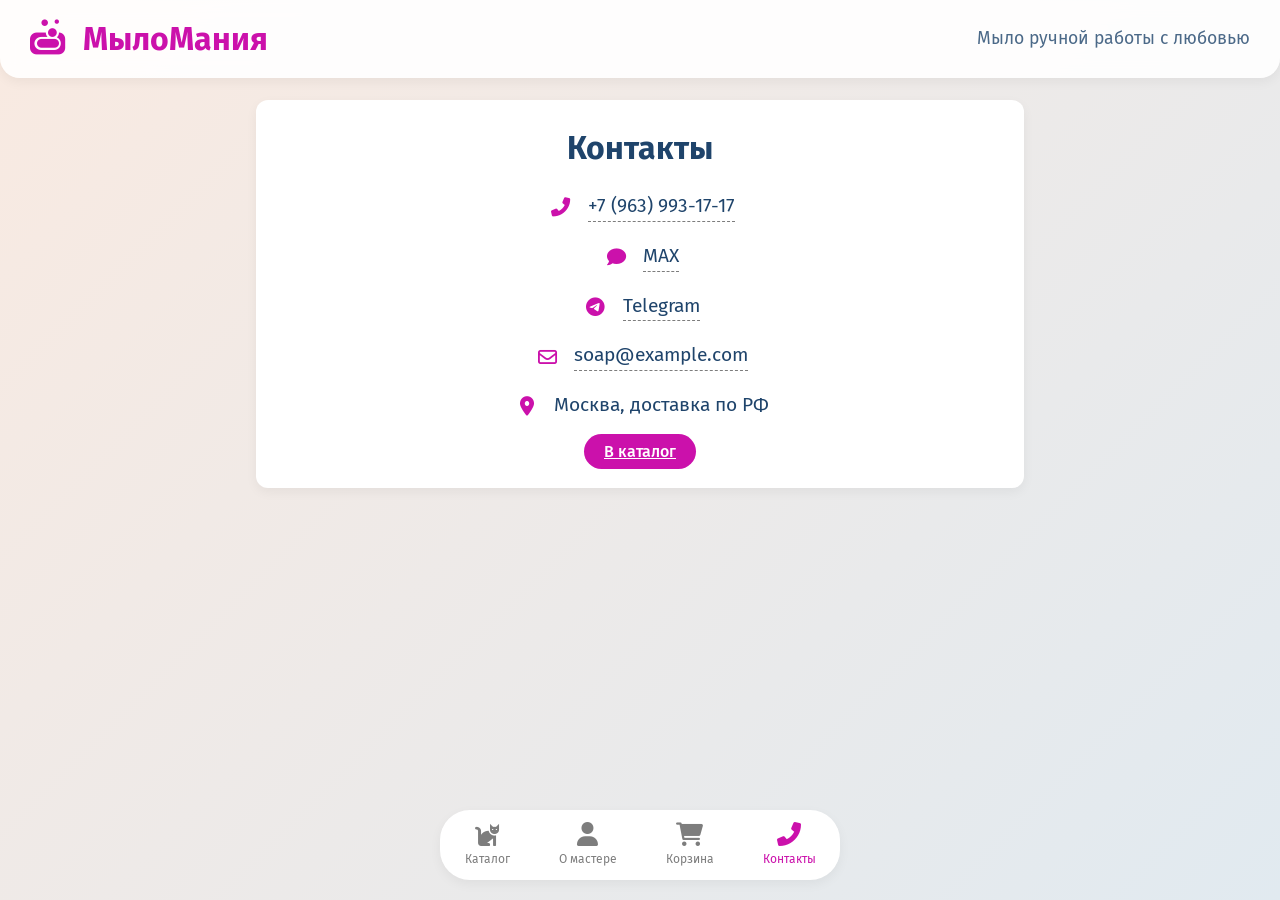
<file: contacts.html>
<!DOCTYPE html>
<html lang="ru">
<head>
    <meta charset="UTF-8">
    <meta name="viewport" content="width=device-width, initial-scale=1.0">
    <title>Контакты | Мыло ручной работы</title>
    <meta name="description" content="Свяжитесь с мастером для заказа мыла или уточнения деталей.">
    <link href="https://fonts.googleapis.com/css2?family=Fira+Sans:wght@400;500;600;700&display=swap" rel="stylesheet">
    <link rel="stylesheet" href="https://cdnjs.cloudflare.com/ajax/libs/font-awesome/6.0.0-beta3/css/all.min.css">
    <link rel="stylesheet" href="css/style.css">
</head>
<body>
    <div class="app">
        <main class="content">
            <!-- ШАПКА -->
            <header class="page-header">
                <div class="header-logo">
                    <i class="fas fa-soap"></i>
                    <span>МылоМания</span>
                </div>
                <p class="header-greeting">Мыло ручной работы с любовью</p>
            </header>

            <div class="contacts-card">
                <h1>Контакты</h1>
                <div class="contact-item">
                    <i class="fas fa-phone-alt"></i>
                    <a href="tel:+79639931717">+7 (963) 993-17-17</a>
                </div>
                <div class="contact-item">
                    <i class="fas fa-comment"></i>
                    <a href="https://max.ru/u/f9LHodD0cOK34X3pN8Vsg5wR_EFa_cbKnpNTAihzewgGYN6eRldnoi3Xiuk" target="_blank">MAX</a>
                </div>
                <div class="contact-item">
                    <i class="fab fa-telegram-plane"></i>
                    <a href="https://t.me/Theyrevich" target="_blank">Telegram</a>
                </div>
                <div class="contact-item">
                    <i class="far fa-envelope"></i>
                    <a href="mailto:soap@example.com">soap@example.com</a>
                </div>
                <div class="contact-item">
                    <i class="fas fa-map-marker-alt"></i>
                    <span>Москва, доставка по РФ</span>
                </div>
                <!--<div class="social-links">
                    <a href="https://vk.com/soap" target="_blank"><i class="fab fa-vk"></i></a>
                    <a href="https://instagram.com/soap" target="_blank"><i class="fab fa-instagram"></i></a>
                </div>-->
                <a href="index.html" class="btn-primary small">В каталог</a>
            </div>
        </main>

        <nav class="bottom-nav">
            <a href="index.html" class="nav-item" data-page="catalog">
                <i class="fas fa-cat"></i>
                <span class="label">Каталог</span>
            </a>
            <a href="about.html" class="nav-item" data-page="about">
                <i class="fas fa-user"></i>
                <span class="label">О мастере</span>
            </a>
            <a href="cart.html" class="nav-item" data-page="cart">
                <i class="fas fa-shopping-cart"></i>
                <span class="label">Корзина</span>
                <span class="cart-count" style="display: none;">0</span>
            </a>
            <a href="contacts.html" class="nav-item active" data-page="contacts">
                <i class="fas fa-phone-alt"></i>
                <span class="label">Контакты</span>
            </a>
        </nav>
    </div>
    <script type="module" src="js/main.js"></script>
    <!--<script src="js/bubbles.js"></script>-->
</body>
</html>
</file>
<file: css/style.css>
/* ========== Базовые сбросы и переменные ========== */
* {
    margin: 0;
    padding: 0;
    box-sizing: border-box;
}

:root {
    --color-primary: #cb11ab;
    --color-primary-dark: #a80e8c;
    --color-text: #1F446B;
    --color-text-light: #7d7d7d;
    --card-bg: #ffffff;
    --nav-bg: #ffffff;
    --shadow: 0 4px 12px rgba(0,0,0,0.05);
    --border-radius: 12px;
    --header-height: 120px; /* примерная высота хедера на мобильных */
}

body {
    font-family: 'Fira Sans', sans-serif;
    background: linear-gradient(135deg, #f9eae1 0%, #e1eaf0 100%);
    color: var(--color-text);
    line-height: 1.5;
    min-height: 100vh;
}

/* Убираем стандартные выделения при клике */
a, button, .category-btn, .btn-primary, .btn-secondary, .nav-item {
    outline: none;
    -webkit-tap-highlight-color: transparent;
    -webkit-touch-callout: none;
    -webkit-user-select: none;
    user-select: none;
}

a:focus, button:focus, .category-btn:focus, .btn-primary:focus, .btn-secondary:focus, .nav-item:focus {
    outline: none;
}

a:active, button:active, .category-btn:active, .btn-primary:active, .btn-secondary:active, .nav-item:active {
    outline: none;
}

.app {
    display: flex;
    flex-direction: column;
    min-height: 100vh;
}

.content {
    flex: 1;
    padding: 16px;
    /* Отступ сверху, чтобы хедер не перекрывал контент */
    padding-top: calc(var(--header-height) + 20px);
    /* Отступ снизу для нижней навигации с запасом */
    padding-bottom: 100px;
    max-width: 800px;
    margin: 0 auto;
    width: 100%;
}

/* ========== ШАПКА САЙТА (HEADER) ========== */
.page-header {
    position: absolute;
    top: 0;
    z-index: 100;
    background: rgba(255, 255, 255, 0.9);
    backdrop-filter: blur(10px);
    border-radius: 0 0 20px 20px;
    padding: 20px 16px;
    margin-bottom: 20px;
    display: flex;
    flex-direction: column;
    align-items: center;
    text-align: center;
    box-shadow: var(--shadow);
    width: 100%;
    left: 0;
    right: 0;
}

.header-logo {
    font-size: 2rem;
    font-weight: 700;
    color: var(--color-primary);
    margin-bottom: 8px;
}

.header-logo i {
    margin-right: 10px;
    font-size: 2.2rem;
}

.header-greeting {
    font-size: 1rem;
    color: var(--color-text);
    opacity: 0.8;
}

/* На десктопе хедер может быть меньше */
@media (min-width: 768px) {
    .page-header {
        flex-direction: row;
        justify-content: space-between;
        padding: 15px 30px;
    }
    .header-logo {
        margin-bottom: 0;
    }
    .header-greeting {
        font-size: 1.1rem;
    }
    /* Переопределяем высоту хедера для десктопа */
    :root {
        --header-height: 80px;
    }
}

/* ========== Нижняя навигация ========== */
.bottom-nav {
    position: fixed;
    bottom: 0;
    left: 0;
    right: 0;
    width: auto;
    margin: 0 16px 16px 16px; /* отступы от боков и снизу */
    height: 70px;
    background-color: var(--nav-bg);
    display: flex;
    justify-content: space-around;
    align-items: center;
    box-shadow: var(--shadow);
    border-radius: 30px; /* закруглённые углы */
    z-index: 1000;
}

.nav-item {
    position: relative;
    display: flex;
    flex-direction: column;
    align-items: center;
    text-decoration: none;
    color: var(--color-text-light);
    font-size: 12px;
    transition: color 0.2s;
}

.nav-item.active {
    color: var(--color-primary);
}

.nav-item i {
    font-size: 24px;
    margin-bottom: 4px;
}

.cart-count {
    position: absolute;
    top: -5px;
    right: -8px;
    background-color: var(--color-primary);
    color: white;
    font-size: 10px;
    font-weight: bold;
    min-width: 16px;
    height: 16px;
    border-radius: 50%;
    display: flex;
    align-items: center;
    justify-content: center;
    padding: 0 4px;
    box-shadow: 0 2px 4px rgba(0,0,0,0.2);
}

/* На десктопе центрируем и ограничиваем ширину */
@media (min-width: 768px) {
    .bottom-nav {
        max-width: 400px;
        left: 50%;
        transform: translateX(-50%);
        margin: 0 0 20px 0; /* убираем боковые отступы, центрируем */
    }
}

/* ========== Навигация по категориям ========== */
.category-nav {
    display: flex;
    flex-wrap: wrap;
    gap: 10px;
    margin-bottom: 20px;
    justify-content: center;
}

.category-btn {
    background-color: var(--card-bg);
    border: 1px solid var(--color-text-light);
    border-radius: 30px;
    padding: 8px 16px;
    font-size: 14px;
    font-weight: 500;
    color: var(--color-text);
    cursor: pointer;
    transition: all 0.2s;
    box-shadow: var(--shadow);
}

.category-btn.active {
    background-color: var(--color-primary);
    border-color: var(--color-primary);
    color: white;
}

.category-btn:hover {
    background-color: var(--color-primary-dark);
    border-color: var(--color-primary-dark);
    color: white;
}

/* ========== Карточка товара ========== */
.product-card {
    background: var(--card-bg);
    border-radius: var(--border-radius);
    padding: 16px;
    margin-bottom: 20px;
    box-shadow: var(--shadow);
    transition: transform 0.2s;
}

.product-card:hover {
    transform: translateY(-2px);
}

.product-card img {
    width: 100%;
    height: auto;
    aspect-ratio: 1/1;
    object-fit: cover;
    border-radius: 8px;
    margin-bottom: 12px;
    background-color: #f0f0f0;
}

.product-card h3 {
    font-size: 1.2rem;
    margin-bottom: 8px;
    font-weight: 600;
}

.product-card .price {
    font-size: 1.4rem;
    font-weight: bold;
    color: var(--color-primary);
    margin-bottom: 12px;
}

.product-card .old-price {
    font-size: 1rem;
    color: var(--color-text-light);
    text-decoration: line-through;
    margin-left: 8px;
    font-weight: normal;
}

.product-card .buttons {
    display: flex;
    gap: 8px;
}

.btn-primary {
    background-color: var(--color-primary);
    color: white;
    border: none;
    border-radius: 30px;
    padding: 12px 16px;
    font-size: 1rem;
    flex: 1;
    cursor: pointer;
    transition: background 0.2s;
    font-weight: 500;
}

.btn-primary:hover {
    background-color: var(--color-primary-dark);
}

.btn-secondary {
    background-color: white;
    color: var(--color-primary);
    border: 1px solid var(--color-primary);
    border-radius: 30px;
    padding: 12px 16px;
    font-size: 1rem;
    flex: 1;
    cursor: pointer;
    transition: all 0.2s;
    font-weight: 500;
}

.btn-secondary:hover {
    background-color: var(--color-primary);
    color: white;
}

.btn-primary.small, .btn-secondary.small {
    padding: 8px 20px;
    width: auto;
    flex: 0 0 auto;
}

/* ========== Страница товара (product.html) ========== */
.product-detail-card {
    background: var(--card-bg);
    border-radius: var(--border-radius);
    padding: 20px;
    box-shadow: var(--shadow);
}

.product-detail-card img {
    width: 100%;
    max-width: 400px;
    height: auto;
    border-radius: 12px;
    margin: 0 auto 20px;
    display: block;
}

.product-detail-card h1 {
    font-size: 1.8rem;
    margin-bottom: 16px;
}

.product-detail-card .price-block {
    font-size: 2rem;
    font-weight: 700;
    color: var(--color-primary);
    margin: 20px 0;
}

.product-detail-card .description {
    margin: 20px 0;
    line-height: 1.6;
    color: var(--color-text);
}

.quantity-selector {
    display: flex;
    align-items: center;
    gap: 12px;
    margin: 20px 0;
}

.quantity-selector label {
    font-weight: 500;
}

.quantity-selector input {
    width: 60px;
    padding: 8px;
    border: 1px solid var(--color-text-light);
    border-radius: 8px;
    font-size: 1rem;
    text-align: center;
}

.product-detail-card .buttons {
    display: flex;
    gap: 12px;
    margin: 20px 0;
}

.product-detail-card .back-link {
    margin-top: 30px;
    text-align: center;
}

/* ========== Страница корзины ========== */
.cart-header {
    display: flex;
    justify-content: space-between;
    align-items: center;
    margin-bottom: 20px;
}

.clear-cart-btn {
    background: none;
    border: 1px solid var(--color-text-light);
    color: var(--color-text);
    padding: 8px 16px;
    border-radius: 20px;
    cursor: pointer;
    font-size: 0.9rem;
}

.clear-cart-btn:hover {
    background-color: var(--color-text-light);
    color: white;
}

.cart-item {
    display: flex;
    gap: 12px;
    background: var(--card-bg);
    border-radius: var(--border-radius);
    padding: 12px;
    margin-bottom: 12px;
    box-shadow: var(--shadow);
    align-items: center;
}

.cart-item img {
    width: 70px;
    height: 70px;
    object-fit: cover;
    border-radius: 8px;
    flex-shrink: 0;
}

.cart-item-info {
    flex: 1;
}

.cart-item-info h4 {
    font-size: 1rem;
    margin-bottom: 4px;
}

.cart-item-price {
    font-weight: bold;
    color: var(--color-primary);
}

.cart-item-actions {
    display: flex;
    gap: 8px;
    align-items: center;
    flex-wrap: wrap;
}

.cart-item-quantity {
    display: flex;
    align-items: center;
    gap: 4px;
}

.cart-item-quantity button {
    width: 28px;
    height: 28px;
    border-radius: 50%;
    border: 1px solid var(--color-text-light);
    background: white;
    font-size: 1.2rem;
    cursor: pointer;
    display: flex;
    align-items: center;
    justify-content: center;
}

.cart-item-quantity span {
    min-width: 30px;
    text-align: center;
}

.remove-item {
    background: none;
    border: none;
    color: #e44542;
    font-size: 1.2rem;
    cursor: pointer;
}

.cart-total {
    text-align: right;
    font-size: 1.4rem;
    font-weight: bold;
    margin: 20px 0;
}

.cart-total span {
    color: var(--color-primary);
}

.cart-actions {
    display: flex;
    gap: 12px;
    justify-content: flex-end;
}

.empty-cart {
    text-align: center;
    padding: 40px;
    color: var(--color-text-light);
}

/* ========== Страницы about и contacts ========== */
.about-card, .contacts-card {
    background: var(--card-bg);
    border-radius: var(--border-radius);
    padding: 24px;
    box-shadow: var(--shadow);
    text-align: center;
}

.avatar {
    width: 150px;
    height: 150px;
    border-radius: 50%;
    overflow: hidden;
    margin: 0 auto 20px;
    border: 3px solid var(--color-primary);
}

.avatar img {
    width: 100%;
    height: 100%;
    object-fit: cover;
}

.about-card h1 {
    margin-bottom: 20px;
}

.about-card p {
    margin-bottom: 16px;
    text-align: left;
}

.contacts-card .contact-item {
    display: flex;
    align-items: center;
    justify-content: center;
    margin: 20px 0;
    gap: 12px;
    font-size: 1.2rem;
}

.contacts-card .contact-item i {
    color: var(--color-primary);
    width: 30px;
}

.contacts-card .contact-item a {
    color: var(--color-text);
    text-decoration: none;
    border-bottom: 1px dashed var(--color-text-light);
}

.contacts-card .contact-item a:hover {
    color: var(--color-primary);
}

.social-links {
    display: flex;
    justify-content: center;
    gap: 24px;
    margin: 30px 0;
    font-size: 2rem;
}

.social-links a {
    color: var(--color-text-light);
    transition: color 0.2s;
}

.social-links a:hover {
    color: var(--color-primary);
}

.loading {
    text-align: center;
    padding: 40px;
    color: var(--color-text-light);
}

/* ========== Кнопка "Вернуться" ========== */
.back-to-catalog {
    display: inline-block;
    margin-top: 20px;
    text-decoration: none;
    color: var(--color-primary);
    font-weight: 500;
}

.back-to-catalog i {
    margin-right: 6px;
}

.error {
    text-align: center;
    padding: 20px;
    color: #e44542;
}

/* ========== Модальное окно выбора мессенджера ========== */
.modal-overlay {
    position: fixed;
    top: 0;
    left: 0;
    width: 100%;
    height: 100%;
    background: rgba(0,0,0,0.5);
    display: flex;
    align-items: center;
    justify-content: center;
    z-index: 10000;
}

.modal-content {
    background: white;
    padding: 24px;
    border-radius: 16px;
    text-align: center;
    max-width: 300px;
    width: 90%;
    box-shadow: var(--shadow);
}

.modal-actions {
    display: flex;
    gap: 16px;
    justify-content: center;
    margin: 24px 0;
}

.modal-actions button {
    flex: 1;
}

.close-modal {
    background: none;
    border: none;
    color: var(--color-text-light);
    cursor: pointer;
    font-size: 0.9rem;
}

.close-modal:hover {
    text-decoration: underline;
}

/* ========== Диалог копирования для MAX ========== */
.copy-dialog .order-message {
    background: #f5f5f5;
    padding: 12px;
    border-radius: 8px;
    margin: 16px 0;
    text-align: left;
    font-family: monospace;
    white-space: pre-wrap;
    word-break: break-word;
    max-height: 200px;
    overflow-y: auto;
}

.copy-dialog .copy-hint {
    font-size: 0.9rem;
    color: var(--color-text-light);
    margin-bottom: 16px;
}
/* ========== Модальное окно выбора мессенджера (вертикальные карточки) ========== */
.messenger-choice .messenger-options {
    display: flex;
    flex-direction: column;
    gap: 16px;
    margin: 24px 0;
}

.messenger-option {
    display: flex;
    flex-direction: column;
    align-items: stretch;
    background: #f8f8f8;
    border-radius: 12px;
    padding: 20px 16px 16px;
    border: 1px solid #eaeaea;
    transition: all 0.2s;
    gap: 12px;
}

.messenger-option:hover {
    border-color: var(--color-primary);
    box-shadow: 0 4px 12px rgba(203, 17, 171, 0.1);
}

.option-icon {
    font-size: 2.5rem;
    color: var(--color-primary);
    text-align: center;
    margin-bottom: 4px;
}

.option-info {
    text-align: center;
}

.option-title {
    font-weight: 700;
    font-size: 1.3rem;
    margin-bottom: 6px;
    color: var(--color-text);
}

.option-description {
    font-size: 0.95rem;
    color: var(--color-text-light);
    line-height: 1.4;
}

.option-btn {
    width: 100%;
    padding: 12px;
    font-size: 1rem;
    background-color: var(--color-primary);
    color: white;
    border: none;
    border-radius: 30px;
    cursor: pointer;
    transition: background 0.2s;
    margin-top: 8px;
}

.option-btn:hover {
    background-color: var(--color-primary-dark);
}

.close-modal {
    background: none;
    border: none;
    color: var(--color-text-light);
    cursor: pointer;
    font-size: 1rem;
    margin-top: 8px;
    padding: 8px;
    width: 100%;
    text-align: center;
}

.close-modal:hover {
    text-decoration: underline;
}
/* ========== Стили для официального логотипа MAX ========== */
.max-logo-image {
    width: 40px;        /* Подгоняем под размер контейнера */
    height: 40px;
    display: block;
    margin: 0 auto;     /* Центрируем, если контейнер шире */
    object-fit: contain; /* Сохраняем пропорции */
}

/* Если картинка кажется слишком маленькой, можно её увеличить, например, до 50px */
.messenger-option .max-logo-image {
    width: 50px;
    height: 50px;
}
/* ========== Стили для официального логотипа Telegram ========== */
.telegram-logo-image {
    width: 40px;
    height: 40px;
    display: block;
    margin: 0 auto;
    object-fit: contain;
}

/* Если нужен чуть больший размер (например, 50px) */
.messenger-option .telegram-logo-image {
    width: 50px;
    height: 50px;
}
/* ========== Фирменные градиенты для кнопок выбора ========== */
#choice-telegram {
    background: linear-gradient(135deg, #2AABEE, #229ED9); /* градиент Telegram */
    border: none;
    color: white;
}



#choice-max {
    background: linear-gradient(120deg,#2AABEE, #1b38dc, #6519c7 , #c45ae2); /* градиент MAX (синий) */
    border: none;
    color: white;
}



/* Дополнительно: можно добавить анимацию при наведении */
#choice-telegram, #choice-max {
    transition: background 0.3s ease;
}
#copy-and-open-max {
    background: linear-gradient(120deg, #2AABEE, #1b38dc, #6519c7, #c45ae2);
    border: none;
    color: white;
    transition: transform 0.2s ease, box-shadow 0.2s ease;
}

#copy-and-open-max:hover {
    transform: scale(1.02);
    box-shadow: 0 6px 14px rgba(0, 0, 0, 0.15);
}

#copy-and-open-max:active {
    transform: scale(0.98);
}
/* ========== Переключатель пузырей ========== */
.bubble-toggle {
    display: flex;
    align-items: center;
    gap: 10px;
    margin-left: auto;
}
.bubble-toggle i {
    font-size: 1.2rem;
    color: var(--color-primary);
}
.switch {
    position: relative;
    display: inline-block;
    width: 50px;
    height: 24px;
}
.switch input {
    opacity: 0;
    width: 0;
    height: 0;
}
.slider {
    position: absolute;
    cursor: pointer;
    top: 0;
    left: 0;
    right: 0;
    bottom: 0;
    background-color: #ccc;
    transition: 0.3s;
    border-radius: 24px;
}
.slider:before {
    position: absolute;
    content: "";
    height: 18px;
    width: 18px;
    left: 3px;
    bottom: 3px;
    background-color: white;
    transition: 0.3s;
    border-radius: 50%;
}
input:checked + .slider {
    background-color: var(--color-primary);
}
input:checked + .slider:before {
    transform: translateX(26px);
}
</file>
